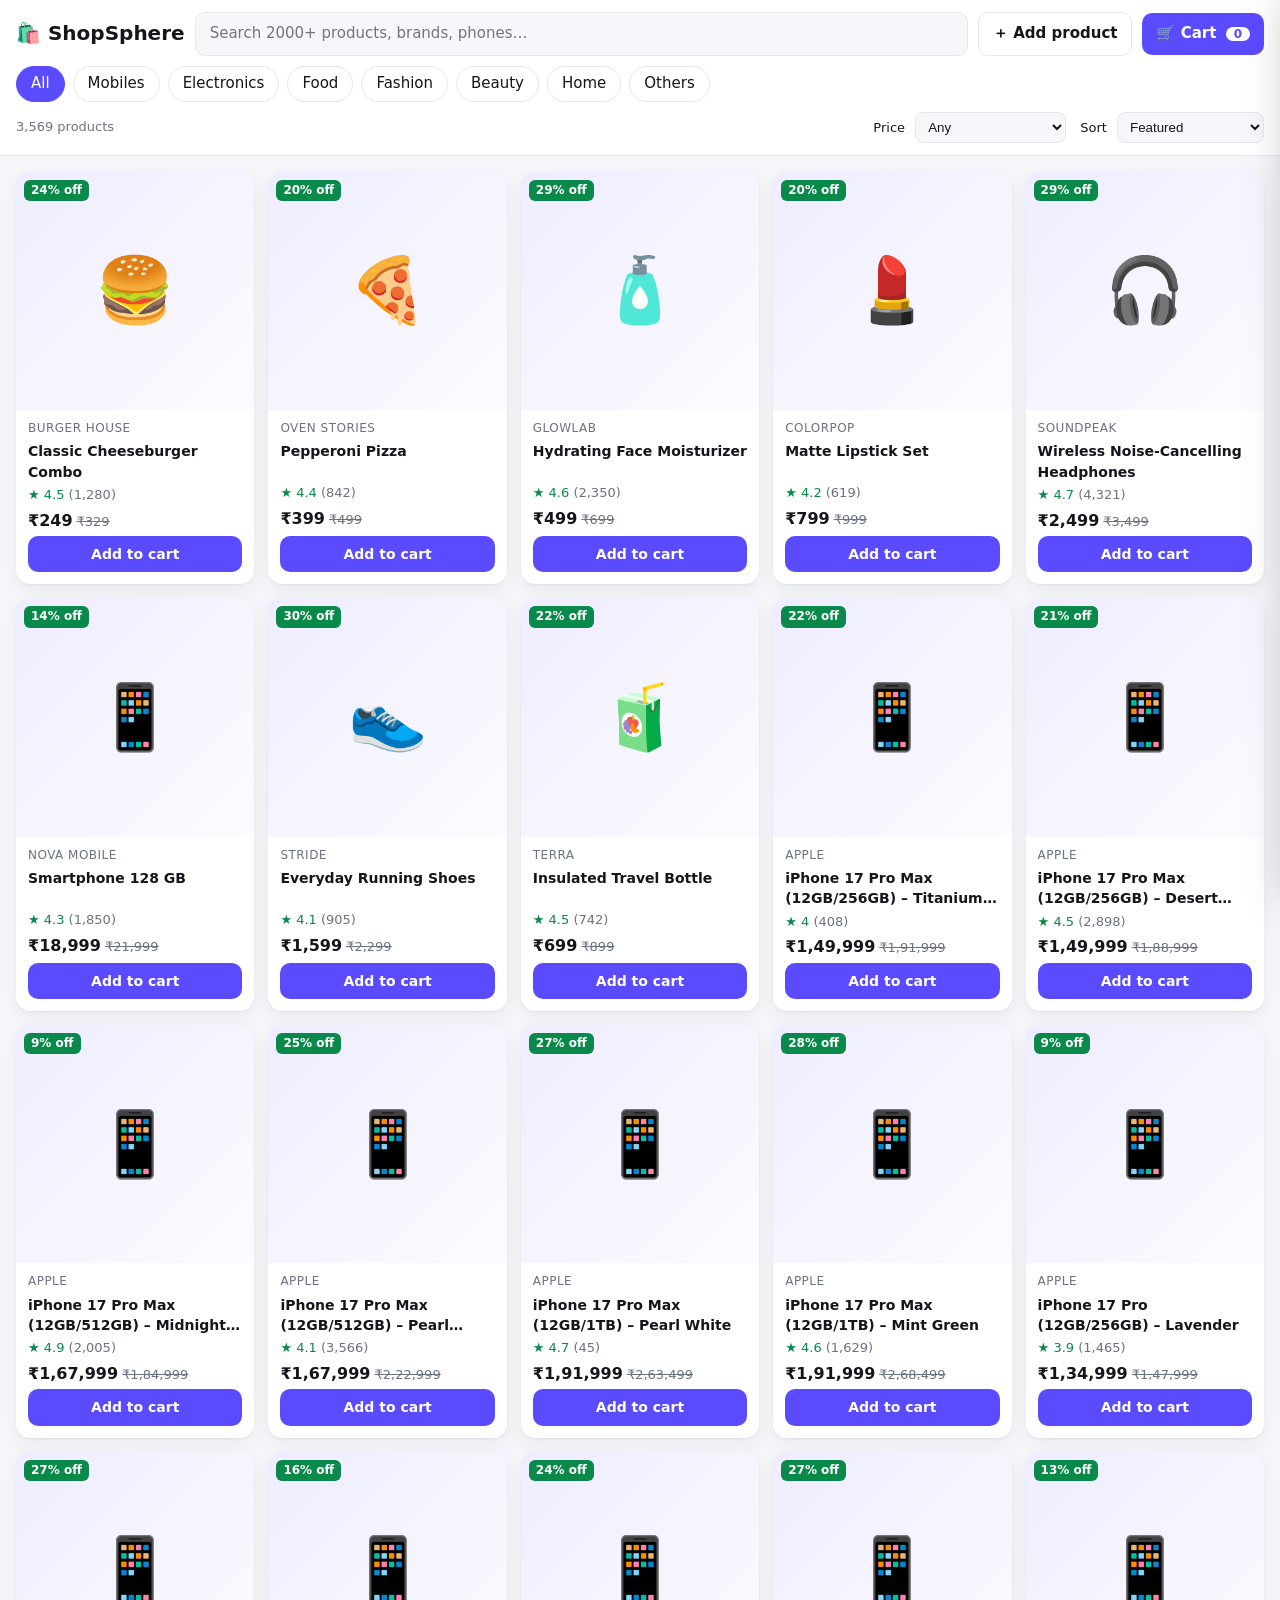
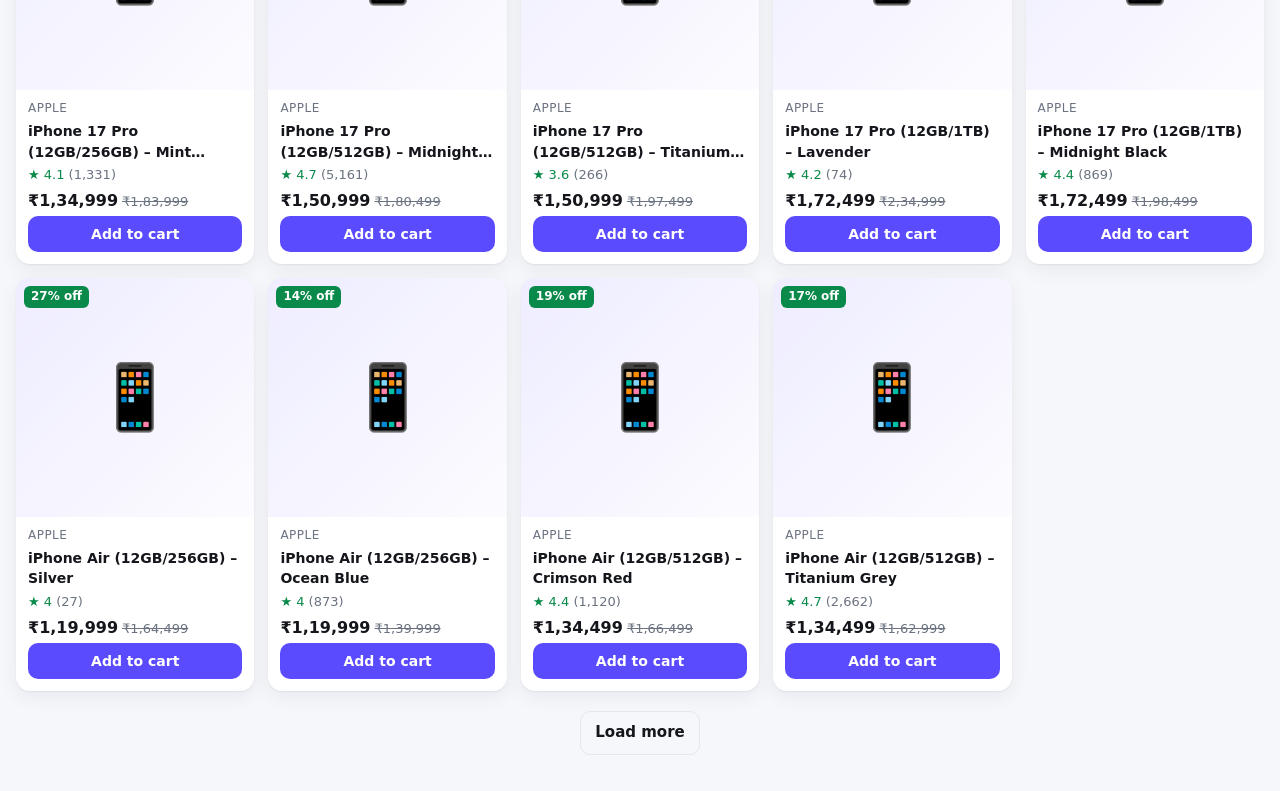
<file: products-web/index.html>
<!doctype html>
<html lang="en">

<head>
    <meta charset="utf-8">
    <meta name="viewport" content="width=device-width, initial-scale=1">
    <title>ShopSphere</title>
    <style>
        :root {
            --bg: #f6f7fb;
            --card: #fff;
            --ink: #14161c;
            --muted: #6b7280;
            --line: #e5e7eb;
            --brand: #5b4bff;
            --brand-ink: #fff;
            --good: #0a8a4a;
            --shadow: 0 1px 2px rgba(0, 0, 0, .06), 0 6px 20px rgba(20, 22, 28, .06)
        }

        @media (prefers-color-scheme:dark) {
            :root {
                --bg: #0f1115;
                --card: #171a21;
                --ink: #eef0f4;
                --muted: #9aa3b2;
                --line: #262b36;
                --brand: #8b7dff;
                --brand-ink: #0f1115;
                --good: #3ad17f;
                --shadow: 0 1px 2px rgba(0, 0, 0, .5)
            }
        }

        * {
            box-sizing: border-box
        }

        body {
            margin: 0;
            background: var(--bg);
            color: var(--ink);
            font: 15px/1.45 system-ui, -apple-system, Segoe UI, Roboto, sans-serif
        }

        .top {
            position: sticky;
            top: 0;
            z-index: 20;
            background: var(--card);
            border-bottom: 1px solid var(--line);
            padding: 12px 16px
        }

        .top-row {
            display: flex;
            gap: 10px;
            align-items: center;
            flex-wrap: wrap;
            max-width: 1280px;
            margin: 0 auto
        }

        .logo {
            font-size: 20px;
            margin: 0;
            white-space: nowrap
        }

        .search {
            flex: 1;
            min-width: 180px;
            padding: 10px 14px;
            border: 1px solid var(--line);
            border-radius: 10px;
            background: var(--bg);
            color: var(--ink);
            font: inherit
        }

        .btn {
            border: 0;
            border-radius: 10px;
            padding: 10px 14px;
            background: var(--brand);
            color: var(--brand-ink);
            font: inherit;
            font-weight: 600;
            cursor: pointer
        }

        .btn.ghost {
            background: transparent;
            color: var(--ink);
            border: 1px solid var(--line)
        }

        .btn:hover {
            filter: brightness(1.06)
        }

        .pill {
            background: var(--brand-ink);
            color: var(--brand);
            border-radius: 99px;
            padding: 0 8px;
            margin-left: 4px;
            font-size: 12px
        }

        .chips {
            display: flex;
            gap: 8px;
            overflow-x: auto;
            padding: 10px 0 4px;
            max-width: 1280px;
            margin: 0 auto
        }

        .chip {
            border: 1px solid var(--line);
            background: transparent;
            color: var(--ink);
            border-radius: 99px;
            padding: 6px 14px;
            cursor: pointer;
            white-space: nowrap;
            font: inherit
        }

        .chip.on {
            background: var(--brand);
            color: var(--brand-ink);
            border-color: var(--brand)
        }

        .toolbar {
            display: flex;
            gap: 14px;
            align-items: center;
            justify-content: flex-end;
            flex-wrap: wrap;
            max-width: 1280px;
            margin: 6px auto 0;
            font-size: 13px
        }

        .toolbar .muted {
            margin-right: auto
        }

        .toolbar select {
            margin-left: 6px;
            padding: 6px 8px;
            border-radius: 8px;
            border: 1px solid var(--line);
            background: var(--bg);
            color: var(--ink)
        }

        .muted {
            color: var(--muted)
        }

        main {
            max-width: 1280px;
            margin: 0 auto;
            padding: 16px
        }

        .grid {
            display: grid;
            grid-template-columns: repeat(auto-fill, minmax(210px, 1fr));
            gap: 14px
        }

        .card {
            background: var(--card);
            border-radius: 14px;
            box-shadow: var(--shadow);
            overflow: hidden;
            display: flex;
            flex-direction: column;
            cursor: pointer;
            transition: transform .12s
        }

        .card:hover {
            transform: translateY(-2px)
        }

        .thumb {
            position: relative;
            aspect-ratio: 1/1;
            background: linear-gradient(135deg, rgba(91, 75, 255, .10), rgba(91, 75, 255, .02));
            display: grid;
            place-items: center;
            overflow: hidden
        }

        .thumb .emoji {
            font-size: 64px
        }

        .thumb img {
            width: 100%;
            height: 100%;
            object-fit: cover
        }

        .badge {
            position: absolute;
            top: 8px;
            left: 8px;
            background: var(--good);
            color: #fff;
            border-radius: 6px;
            padding: 2px 7px;
            font-size: 12px;
            font-weight: 700
        }

        .badge.mine {
            left: auto;
            right: 8px;
            background: var(--brand);
            color: var(--brand-ink)
        }

        .info {
            padding: 10px 12px 12px;
            display: flex;
            flex-direction: column;
            gap: 4px;
            flex: 1
        }

        .brand {
            font-size: 12px;
            color: var(--muted);
            text-transform: uppercase;
            letter-spacing: .04em
        }

        .info h3 {
            font-size: 14px;
            margin: 0;
            font-weight: 600;
            display: -webkit-box;
            -webkit-line-clamp: 2;
            -webkit-box-orient: vertical;
            overflow: hidden;
            min-height: 2.8em
        }

        .rate {
            font-size: 13px;
            color: var(--good)
        }

        .rate span {
            color: var(--muted)
        }

        .price {
            font-weight: 700;
            font-size: 16px
        }

        .price s {
            font-weight: 400;
            font-size: 13px;
            color: var(--muted);
            margin-left: 4px
        }

        .info .btn {
            margin-top: auto;
            padding: 8px 10px;
            font-size: 14px
        }

        .more {
            text-align: center;
            padding: 20px
        }

        .empty {
            grid-column: 1/-1;
            text-align: center;
            padding: 60px 0;
            color: var(--muted)
        }

        .modal {
            border: 0;
            border-radius: 16px;
            padding: 0;
            max-width: 760px;
            width: calc(100% - 24px);
            background: var(--card);
            color: var(--ink);
            box-shadow: 0 20px 60px rgba(0, 0, 0, .35)
        }

        .modal::backdrop {
            background: rgba(0, 0, 0, .5)
        }

        .detail {
            display: grid;
            grid-template-columns: 1fr 1fr;
            gap: 18px;
            padding: 20px
        }

        @media(max-width:640px) {
            .detail {
                grid-template-columns: 1fr
            }
        }

        .detail .thumb {
            border-radius: 12px
        }

        .detail .thumb .emoji {
            font-size: 110px
        }

        .detail h2 {
            margin: 4px 0 6px;
            font-size: 20px
        }

        .detail .price {
            font-size: 22px;
            margin: 8px 0
        }

        .detail table {
            border-collapse: collapse;
            width: 100%;
            font-size: 13px;
            margin-top: 10px
        }

        .detail td {
            padding: 5px 0;
            border-bottom: 1px solid var(--line);
            vertical-align: top
        }

        .detail td:first-child {
            color: var(--muted);
            width: 42%
        }

        .upload {
            margin-top: 10px;
            padding: 10px;
            border: 1px dashed var(--line);
            border-radius: 10px;
            font-size: 13px
        }

        .upload input {
            display: block;
            margin-top: 6px;
            max-width: 100%
        }

        .row {
            display: flex;
            gap: 8px;
            margin-top: 12px;
            flex-wrap: wrap
        }

        .x {
            border: 0;
            background: transparent;
            color: var(--ink);
            font-size: 18px;
            cursor: pointer
        }

        .form {
            padding: 20px;
            display: flex;
            flex-direction: column;
            gap: 12px
        }

        .form h2 {
            margin: 0
        }

        .form label {
            display: flex;
            flex-direction: column;
            gap: 4px;
            font-size: 13px;
            color: var(--muted)
        }

        .form input,
        .form select,
        .form textarea {
            padding: 9px 10px;
            border: 1px solid var(--line);
            border-radius: 8px;
            background: var(--bg);
            color: var(--ink);
            font: inherit
        }

        .two {
            display: grid;
            grid-template-columns: 1fr 1fr;
            gap: 10px
        }

        .actions {
            display: flex;
            justify-content: flex-end;
            gap: 8px
        }

        .preview img {
            max-width: 140px;
            border-radius: 10px
        }

        .cart {
            position: fixed;
            top: 0;
            right: 0;
            height: 100%;
            width: min(380px, 100%);
            background: var(--card);
            box-shadow: -10px 0 40px rgba(0, 0, 0, .25);
            transform: translateX(105%);
            transition: transform .22s;
            z-index: 40;
            display: flex;
            flex-direction: column
        }

        .cart.open {
            transform: none
        }

        .cart-head {
            display: flex;
            justify-content: space-between;
            align-items: center;
            padding: 14px 16px;
            border-bottom: 1px solid var(--line)
        }

        .cart-head h2 {
            margin: 0;
            font-size: 18px
        }

        .cart-items {
            flex: 1;
            overflow: auto;
            padding: 8px 16px
        }

        .ci {
            display: grid;
            grid-template-columns: 52px 1fr auto;
            gap: 10px;
            align-items: center;
            padding: 10px 0;
            border-bottom: 1px solid var(--line)
        }

        .ci .t {
            width: 52px;
            height: 52px;
            border-radius: 8px;
            background: var(--bg);
            display: grid;
            place-items: center;
            font-size: 28px;
            overflow: hidden
        }

        .ci .t img {
            width: 100%;
            height: 100%;
            object-fit: cover
        }

        .ci .n {
            font-size: 13px;
            font-weight: 600
        }

        .qty {
            display: flex;
            align-items: center;
            gap: 6px;
            margin-top: 4px
        }

        .qty button {
            width: 26px;
            height: 26px;
            border-radius: 6px;
            border: 1px solid var(--line);
            background: transparent;
            color: var(--ink);
            cursor: pointer
        }

        .cart-foot {
            padding: 14px 16px;
            border-top: 1px solid var(--line);
            display: flex;
            flex-direction: column;
            gap: 8px
        }

        .total {
            display: flex;
            justify-content: space-between;
            font-size: 18px
        }

        .scrim {
            position: fixed;
            inset: 0;
            background: rgba(0, 0, 0, .4);
            opacity: 0;
            pointer-events: none;
            transition: opacity .2s;
            z-index: 30
        }

        .scrim.on {
            opacity: 1;
            pointer-events: auto
        }

        .toast {
            position: fixed;
            left: 50%;
            bottom: 24px;
            transform: translate(-50%, 20px);
            background: var(--ink);
            color: var(--bg);
            padding: 10px 16px;
            border-radius: 10px;
            opacity: 0;
            pointer-events: none;
            transition: .2s;
            z-index: 60
        }

        .toast.on {
            opacity: 1;
            transform: translate(-50%, 0)
        }
    </style>
</head>

<body>
    <header class="top">
        <div class="top-row">
            <h1 class="logo">🛍️ ShopSphere</h1>
            <input id="q" class="search" type="search" placeholder="Search 2000+ products, brands, phones…"
                autocomplete="off">
            <button id="openAdd" class="btn ghost" type="button">＋ Add product</button>
            <button id="openCart" class="btn" type="button">🛒 Cart <span id="cartCount" class="pill">0</span></button>
        </div>
        <nav id="chips" class="chips" aria-label="Categories"></nav>
        <div class="toolbar">
            <span id="count" class="muted"></span>
            <label>Price
                <select id="price">
                    <option value="0-Infinity">Any</option>
                    <option value="0-500">Under ₹500</option>
                    <option value="500-2000">₹500 – ₹2,000</option>
                    <option value="2000-10000">₹2,000 – ₹10,000</option>
                    <option value="10000-50000">₹10,000 – ₹50,000</option>
                    <option value="50000-Infinity">Above ₹50,000</option>
                </select>
            </label>
            <label>Sort
                <select id="sort">
                    <option value="featured">Featured</option>
                    <option value="low">Price: Low to High</option>
                    <option value="high">Price: High to Low</option>
                    <option value="rating">Top rated</option>
                    <option value="discount">Biggest discount</option>
                </select>
            </label>
        </div>
    </header>

    <main>
        <section id="grid" class="grid"></section>
        <div class="more"><button id="more" class="btn ghost" type="button">Load more</button></div>
    </main>

    <dialog id="detail" class="modal"></dialog>

    <dialog id="addDlg" class="modal">
        <form id="addForm" method="dialog" class="form">
            <h2>Add your own product</h2>
            <label>Title *<input name="title" required maxlength="120"></label>
            <label>Brand<input name="brand" maxlength="60" placeholder="Optional"></label>
            <label>Category *
                <select name="category" required id="addCat"></select>
            </label>
            <div class="two">
                <label>Price (₹) *<input name="price" type="number" min="1" step="1" required></label>
                <label>Old price (₹)<input name="oldPrice" type="number" min="1" step="1"></label>
            </div>
            <label>Description<textarea name="description" rows="3" maxlength="500"></textarea></label>
            <label>Your image <small>(optional)</small><input name="image" type="file" accept="image/*"></label>
            <div id="addPreview" class="preview"></div>
            <div class="actions">
                <button type="button" class="btn ghost" id="addCancel">Cancel</button>
                <button type="submit" class="btn">Save product</button>
            </div>
        </form>
    </dialog>

    <aside id="cart" class="cart" aria-label="Cart">
        <div class="cart-head">
            <h2>Your cart</h2><button id="closeCart" class="x" aria-label="Close cart">✕</button>
        </div>
        <div id="cartItems" class="cart-items"></div>
        <div class="cart-foot">
            <div class="total"><span>Total</span><strong id="cartTotal">₹0</strong></div>
            <button id="clearCart" class="btn ghost" type="button">Clear cart</button>
            <button id="checkout" class="btn" type="button">Checkout (demo)</button>
        </div>
    </aside>
    <div id="scrim" class="scrim"></div>
    <div id="toast" class="toast" role="status"></div>

    <script>

        const categories = ['All', 'Mobiles', 'Electronics', 'Food', 'Fashion', 'Beauty', 'Home', 'Others'];

        const seed = [
            { id: 'p1', title: 'Classic Cheeseburger Combo', brand: 'Burger House', category: 'Food', price: 249, oldPrice: 329, rating: 4.5, reviews: 1280, emoji: '🍔', description: 'Juicy grilled patty, fresh lettuce, tomato, cheese and crispy fries. Prepared fresh to order.', specs: { 'Type': 'Combo meal', 'Serving': '1 person', 'Diet': 'Contains dairy and gluten', 'Delivery': 'Usually 25–40 min' } },
            { id: 'p2', title: 'Pepperoni Pizza', brand: 'Oven Stories', category: 'Food', price: 399, oldPrice: 499, rating: 4.4, reviews: 842, emoji: '🍕', description: 'Stone-baked pizza with mozzarella, pepperoni and a rich tomato sauce.', specs: { 'Size': 'Medium, 8 slices', 'Crust': 'Classic hand-tossed', 'Diet': 'Contains dairy and gluten' } },
            { id: 'p3', title: 'Hydrating Face Moisturizer', brand: 'GlowLab', category: 'Beauty', price: 499, oldPrice: 699, rating: 4.6, reviews: 2350, emoji: '🧴', description: 'Lightweight daily moisturizer designed to leave skin feeling soft and hydrated.', specs: { 'Volume': '100 ml', 'Skin type': 'Normal to dry', 'Usage': 'AM / PM', 'Country of origin': 'India' } },
            { id: 'p4', title: 'Matte Lipstick Set', brand: 'ColorPop', category: 'Beauty', price: 799, oldPrice: 999, rating: 4.2, reviews: 619, emoji: '💄', description: 'A set of versatile matte shades for everyday wear and special occasions.', specs: { 'Pieces': '4', 'Finish': 'Matte', 'Form': 'Cream' } },
            { id: 'p5', title: 'Wireless Noise-Cancelling Headphones', brand: 'SoundPeak', category: 'Electronics', price: 2499, oldPrice: 3499, rating: 4.7, reviews: 4321, emoji: '🎧', description: 'Comfortable over-ear headphones with rich sound, wireless connectivity and active noise reduction.', specs: { 'Connectivity': 'Bluetooth 5.x', 'Battery': 'Up to 30 hours (claimed)', 'Charging': 'USB-C', 'Warranty': '1 year (check seller terms)' } },
            { id: 'p6', title: 'Smartphone 128 GB', brand: 'Nova Mobile', category: 'Mobiles', price: 18999, oldPrice: 21999, rating: 4.3, reviews: 1850, emoji: '📱', description: 'A daily-use smartphone with a vivid display, multi-camera system and all-day battery target.', specs: { 'Storage': '128 GB', 'Display': '6.5 inch (example)', 'Connectivity': '4G/5G varies by model', 'Warranty': 'Manufacturer terms apply' } },
            { id: 'p7', title: 'Everyday Running Shoes', brand: 'Stride', category: 'Fashion', price: 1599, oldPrice: 2299, rating: 4.1, reviews: 905, emoji: '👟', description: 'Lightweight everyday trainers with a cushioned sole for walking and casual workouts.', specs: { 'Upper': 'Mesh textile', 'Closure': 'Lace-up', 'Care': 'Wipe clean' } },
            { id: 'p8', title: 'Insulated Travel Bottle', brand: 'Terra', category: 'Home', price: 699, oldPrice: 899, rating: 4.5, reviews: 742, emoji: '🧃', description: 'Reusable bottle for commuting, travel and everyday hydration.', specs: { 'Capacity': '750 ml', 'Material': 'Stainless steel', 'Care': 'Hand wash recommended' } },
        ];

        function buildCatalog() {
            function rng(s) { return function () { s |= 0; s = (s + 0x6D2B79F5) | 0; let t = Math.imul(s ^ (s >>> 15), 1 | s); t = (t + Math.imul(t ^ (t >>> 7), 61 | t)) ^ t; return ((t ^ (t >>> 14)) >>> 0) / 4294967296; }; }
            const rand = rng(20261011);
            const pick = (a) => a[Math.floor(rand() * a.length)];
            const sample = (a, n) => { const c = [...a], o = []; while (o.length < n && c.length) o.push(c.splice(Math.floor(rand() * c.length), 1)[0]); return o; };
            const tidy = (p) => p < 100 ? Math.max(9, Math.round(p / 5) * 5 - 1) : p < 1000 ? Math.round(p / 10) * 10 - 1 : p < 10000 ? Math.round(p / 50) * 50 - 1 : Math.round(p / 500) * 500 - 1;

            const out = [];
            let n = 0;
            function add(o) {
                const price = tidy(o.price);
                let old = tidy(price * (1.08 + rand() * 0.35));
                if (old <= price) old = tidy(price * 1.2) + 1;
                out.push({
                    id: 'g' + (++n), title: o.title, brand: o.brand, category: o.category,
                    price, oldPrice: old, rating: +(3.6 + rand() * 1.3).toFixed(1),
                    reviews: Math.floor(20 + rand() * rand() * 9000),
                    emoji: o.emoji, description: o.description, specs: o.specs,
                });
            }

            function fromTypes(category, brands, types, opts = {}) {
                const series = ['Lite', 'Pro', 'Plus', 'Air', 'Max', 'One', 'Neo', 'S', 'X', 'Prime'];
                for (const [name, emoji, lo, hi, desc, specs, variants, vk] of types) {
                    for (const brand of brands) {
                        const base = lo + (hi - lo) * Math.pow(rand(), 1.4);
                        const chosen = sample(variants, Math.min(variants.length, opts.perVariant || 2));
                        for (const [label, mult] of chosen) {
                            const spec = { Brand: brand };
                            for (const k in specs) spec[k] = pick(specs[k]);
                            if (vk && label) spec[vk] = label;
                            const model = opts.model ? ' ' + pick(series) : '';
                            add({
                                title: `${brand}${model} ${name}${label ? ' (' + label + ')' : ''}`,
                                brand, category, emoji, price: base * mult, description: desc, specs: spec,
                            });
                        }
                    }
                }
            }

            const COLORS = [['Black', 1], ['White', 1], ['Blue', 1], ['Grey', 1], ['Green', 1], ['Red', 1]];
            const SIZES_CLOTH = [['S', 1], ['M', 1], ['L', 1], ['XL', 1.03], ['XXL', 1.06]];

            const phones = `
Apple|iPhone 17 Pro Max|149900|12/256,12/512,12/1024|5G
Apple|iPhone 17 Pro|134900|12/256,12/512,12/1024|5G
Apple|iPhone Air|119900|12/256,12/512,12/1024|5G
Apple|iPhone 17|82900|8/256,8/512|5G
Apple|iPhone 16e|59900|8/128,8/256,8/512|5G
Apple|iPhone 16 Plus|89900|8/128,8/256,8/512|5G
Apple|iPhone 16|79900|8/128,8/256,8/512|5G
Apple|iPhone 15|69900|6/128,6/256,6/512|5G
Apple|iPhone 14|59900|6/128,6/256,6/512|5G
Apple|iPhone 13|49900|4/128,4/256,4/512|5G
Apple|iPhone SE (3rd gen)|43900|4/64,4/128,4/256|5G
Samsung|Galaxy S25 Ultra|129999|12/256,12/512,12/1024|5G
Samsung|Galaxy S25+|99999|12/256,12/512|5G
Samsung|Galaxy S25|80999|12/128,12/256,12/512|5G
Samsung|Galaxy S25 Edge|109999|12/256,12/512|5G
Samsung|Galaxy S25 FE|59999|8/128,8/256|5G
Samsung|Galaxy S24 Ultra|109999|12/256,12/512,12/1024|5G
Samsung|Galaxy S24 FE|54999|8/128,8/256|5G
Samsung|Galaxy Z Fold7|174999|12/256,12/512,16/1024|5G
Samsung|Galaxy Z Flip7|109999|12/256,12/512|5G
Samsung|Galaxy Z Flip7 FE|89999|8/128,8/256|5G
Samsung|Galaxy A56 5G|41999|8/128,8/256|5G
Samsung|Galaxy A36 5G|33999|8/128,8/256|5G
Samsung|Galaxy A26 5G|24999|8/128,8/256|5G
Samsung|Galaxy A17 5G|18999|6/128,8/256|5G
Samsung|Galaxy A07|8999|4/64,4/128,6/128|4G
Samsung|Galaxy M36 5G|22999|6/128,8/128,8/256|5G
Samsung|Galaxy M16 5G|12999|4/128,6/128,8/128|5G
Samsung|Galaxy M06 5G|9999|4/128,6/128|5G
Samsung|Galaxy F36 5G|17999|6/128,8/128,8/256|5G
Samsung|Galaxy F16 5G|13999|4/128,6/128|5G
Xiaomi|Xiaomi 15 Ultra|109999|16/512,16/1024|5G
Xiaomi|Xiaomi 15|64999|12/256,12/512|5G
Xiaomi|Xiaomi 14T Pro|44999|12/256,12/512|5G
Xiaomi|Xiaomi 14T|32999|8/256,12/256|5G
Redmi|Redmi Note 14 Pro+ 5G|29999|8/128,8/256,12/512|5G
Redmi|Redmi Note 14 Pro 5G|24999|8/128,8/256,12/256|5G
Redmi|Redmi Note 14 5G|17999|6/128,8/128,8/256|5G
Redmi|Redmi Note 13 Pro+ 5G|31999|8/256,12/256,12/512|5G
Redmi|Redmi 14C 5G|10999|4/128,6/128,8/128|5G
Redmi|Redmi 13 5G|13999|6/128,8/128,8/256|5G
Redmi|Redmi A4 5G|8499|4/64,4/128|5G
POCO|POCO F7|31999|12/256,12/512|5G
POCO|POCO F6|29999|8/256,12/512|5G
POCO|POCO X7 Pro 5G|27999|8/256,12/256,12/512|5G
POCO|POCO X7 5G|21999|8/256,12/256|5G
POCO|POCO M7 Pro 5G|14999|6/128,8/128,8/256|5G
POCO|POCO M7 Plus 5G|12999|6/128,8/128|5G
POCO|POCO C75 5G|7999|4/64,4/128,6/128|5G
Realme|Realme GT 7 Pro|59999|12/256,16/512|5G
Realme|Realme GT 7|39999|8/256,12/256,16/512|5G
Realme|Realme 15 Pro 5G|31999|8/128,8/256,12/256|5G
Realme|Realme 15 5G|25999|8/128,8/256,12/256|5G
Realme|Realme 14 Pro+ 5G|29999|8/128,8/256,12/256|5G
Realme|Realme 14 Pro 5G|24999|8/128,8/256|5G
Realme|Realme 14x 5G|14999|6/128,8/128,8/256|5G
Realme|Realme Narzo 80 Pro 5G|19999|8/128,8/256,12/256|5G
Realme|Realme Narzo 80x 5G|13999|6/128,8/128|5G
Realme|Realme P3 Pro 5G|23999|8/128,8/256,12/256|5G
Realme|Realme P3 5G|17999|6/128,8/128,8/256|5G
Realme|Realme C71|6999|4/64,4/128|4G
OnePlus|OnePlus 15|72999|12/256,16/512|5G
OnePlus|OnePlus 13|69999|12/256,16/512,24/1024|5G
OnePlus|OnePlus 13s|54999|12/256,12/512|5G
OnePlus|OnePlus 13R|42999|12/256,16/512|5G
OnePlus|OnePlus 12|64999|12/256,16/512|5G
OnePlus|OnePlus Nord 5|31999|8/256,12/256,12/512|5G
OnePlus|OnePlus Nord 4|29999|8/128,8/256,12/256|5G
OnePlus|OnePlus Nord CE5|24999|8/128,8/256|5G
OnePlus|OnePlus Nord CE4 Lite 5G|16999|8/128,8/256|5G
Vivo|Vivo X Fold5|149999|16/512|5G
Vivo|Vivo X200 Pro|94999|16/512|5G
Vivo|Vivo X200|65999|12/256,16/512|5G
Vivo|Vivo X200 FE|54999|12/256,16/512|5G
Vivo|Vivo V60 5G|36999|8/128,8/256,12/256|5G
Vivo|Vivo V50 5G|34999|8/128,8/256,12/512|5G
Vivo|Vivo V40 Pro|49999|8/256,12/512|5G
Vivo|Vivo V40|34999|8/128,8/256,12/512|5G
Vivo|Vivo T4 Ultra|37999|8/256,12/256,12/512|5G
Vivo|Vivo T4 5G|21999|8/128,8/256|5G
Vivo|Vivo T4x 5G|13999|6/128,8/128,8/256|5G
Vivo|Vivo Y400 Pro|24999|8/128,8/256|5G
Vivo|Vivo Y29 5G|13999|4/128,6/128,8/128|5G
Vivo|Vivo Y19 5G|10999|4/64,4/128,6/128|5G
Oppo|Oppo Find N5|149999|16/512|5G
Oppo|Oppo Find X8 Pro|99999|16/512|5G
Oppo|Oppo Find X8|69999|12/256,16/512|5G
Oppo|Oppo Reno14 Pro 5G|49999|12/256,12/512|5G
Oppo|Oppo Reno14 5G|37999|8/256,12/256,12/512|5G
Oppo|Oppo Reno13 Pro 5G|44999|12/256,12/512|5G
Oppo|Oppo Reno13 5G|37999|8/256,12/256|5G
Oppo|Oppo F29 Pro 5G|27999|8/128,8/256,12/256|5G
Oppo|Oppo F29 5G|23999|8/128,8/256|5G
Oppo|Oppo K13 5G|17999|8/128,8/256|5G
Oppo|Oppo A5 Pro 5G|17999|6/128,8/128,8/256|5G
Oppo|Oppo A5x 5G|12999|4/128,6/128|5G
Google|Pixel 10 Pro XL|124999|16/256,16/512,16/1024|5G
Google|Pixel 10 Pro|109999|16/256,16/512,16/1024|5G
Google|Pixel 10|79999|12/256,12/512|5G
Google|Pixel 9 Pro Fold|172999|16/256,16/512|5G
Google|Pixel 9a|49999|8/128,8/256|5G
Google|Pixel 8a|52999|8/128,8/256|5G
Motorola|Razr 60 Ultra|99999|16/512|5G
Motorola|Razr 60|49999|8/256|5G
Motorola|Edge 60 Pro|29999|8/256,12/256,12/512|5G
Motorola|Edge 60 Fusion|22999|8/256,12/256|5G
Motorola|Edge 60 Stylus|22999|8/256|5G
Motorola|Moto G96 5G|17999|8/128,8/256|5G
Motorola|Moto G86 Power 5G|17999|8/128,8/256|5G
Motorola|Moto G85 5G|17999|8/128,8/256|5G
Motorola|Moto G45 5G|10999|4/128,8/128|5G
Motorola|Moto G05|6999|4/64,4/128|4G
Nothing|Nothing Phone (3)|79999|12/256,16/512|5G
Nothing|Nothing Phone (3a) Pro|29999|8/128,8/256,12/256|5G
Nothing|Nothing Phone (3a)|24999|8/128,8/256,12/256|5G
Nothing|Nothing Phone (2a)|23999|8/128,8/256,12/256|5G
Nothing|CMF Phone 2 Pro|18999|8/128,8/256|5G
Nothing|CMF Phone 1|15999|6/128,8/128,8/256|5G
iQOO|iQOO 13|54999|12/256,16/512|5G
iQOO|iQOO 12|52999|12/256,16/512|5G
iQOO|iQOO Neo 10|33999|8/128,8/256,12/256|5G
iQOO|iQOO Neo 10R|26999|8/128,8/256,12/256|5G
iQOO|iQOO Z10|21999|8/128,8/256|5G
iQOO|iQOO Z10R 5G|19499|8/128,8/256|5G
iQOO|iQOO Z10x|13499|6/128,8/128,8/256|5G
Tecno|Tecno Pova 7 5G|14999|8/128,8/256|5G
Tecno|Tecno Pova 6 Pro 5G|21999|8/128,8/256,12/256|5G
Infinix|Infinix GT 30 Pro 5G|24999|8/256,12/256|5G
Infinix|Infinix Zero 40 5G|24999|8/256,12/256|5G
Infinix|Infinix Note 50x 5G|11499|6/128,8/128,8/256|5G
Infinix|Infinix Hot 60 5G+|11999|4/128,6/128,8/128|5G
Lava|Lava Agni 3 5G|20999|8/128,8/256|5G
Lava|Lava Blaze AMOLED 2 5G|14999|6/128,8/128|5G
Lava|Lava Storm 5G|12999|6/128,8/128|5G
Lava|Lava Yuva Star 2|6999|4/64,4/128|4G
Lava|Lava Bold N1|5999|3/64,4/64|4G
Sony|Sony Xperia 1 VII|139999|12/256,12/512|5G
Sony|Sony Xperia 10 VII|49999|8/128,8/256|5G
Asus|Asus ROG Phone 9 Pro|99999|16/512,24/1024|5G
Asus|Asus Zenfone 12 Ultra|69999|12/256,16/512|5G
Nokia|Nokia 110 4G|2299|—|4G
Nokia|Nokia 105 (2024)|1299|—|2G
Nokia|Nokia 130 Music|1999|—|2G
Itel|Itel Super Guru 4G|1399|—|4G
Jio|JioBharat J1 4G|1799|—|4G`.trim().split('\n');

            const PHONE_COLORS = ['Midnight Black', 'Ocean Blue', 'Silver', 'Titanium Grey', 'Mint Green', 'Lavender', 'Pearl White', 'Desert Gold', 'Crimson Red'];
            const STEP = [1, 1.12, 1.28, 1.5];
            for (const line of phones) {
                const [brand, model, base, vars, net] = line.split('|');
                const variants = vars === '—' ? [null] : vars.split(',');
                variants.forEach((v, i) => {
                    for (const color of sample(PHONE_COLORS, vars === '—' ? 1 : 2)) {
                        const spec = { Brand: brand, Model: model, Network: net };
                        if (v) { const [ram, sto] = v.split('/'); spec['RAM'] = ram + ' GB'; spec['Storage'] = (sto === '1024' ? '1 TB' : sto + ' GB'); }
                        spec['Colour'] = color;
                        spec['Warranty'] = 'Manufacturer terms apply';
                        add({
                            title: `${model}${v ? ' (' + v.split('/')[0] + 'GB/' + (v.split('/')[1] === '1024' ? '1TB' : v.split('/')[1] + 'GB') + ')' : ''} – ${color}`,
                            brand, category: 'Mobiles', emoji: '📱', price: +base * STEP[i],
                            description: `${model} from ${brand}. ${net === '5G' ? '5G-ready smartphone.' : net === '4G' ? '4G smartphone.' : 'Basic feature phone for calls and everyday use.'} Check the brand site for full specifications.`,
                            specs: spec,
                        });
                    }
                });
            }

            const EBR = ['SoundPeak', 'VoltEdge', 'NovaTech', 'ZenWave', 'PixelCraft', 'ByteCore', 'Aurion', 'Lumio', 'TechNest', 'Orbit One'];
            const conn = ['Bluetooth 5.3', 'Bluetooth 5.4'];
            fromTypes('Electronics', EBR, [
                ['Wireless Earbuds', '🎧', 799, 9999, 'True wireless earbuds with a compact charging case and clear calling.', { Connectivity: conn, Battery: ['Up to 24 h (claimed)', 'Up to 30 h (claimed)', 'Up to 40 h (claimed)'], ANC: ['Yes', 'No'], Charging: ['USB-C'] }, COLORS, 'Colour'],
                ['Over-ear Headphones', '🎧', 1299, 19999, 'Comfortable over-ear headphones with rich sound.', { Connectivity: conn, Battery: ['Up to 30 h (claimed)', 'Up to 50 h (claimed)'], ANC: ['Yes', 'No'], Charging: ['USB-C'] }, COLORS, 'Colour'],
                ['Neckband Earphones', '🎧', 499, 2499, 'Lightweight wireless neckband with fast charging.', { Connectivity: conn, Battery: ['Up to 30 h (claimed)', 'Up to 40 h (claimed)'], Charging: ['USB-C'] }, COLORS, 'Colour'],
                ['Wired Earphones', '🎧', 199, 1999, 'Wired in-ear earphones with mic and inline remote.', { Connector: ['3.5 mm', 'USB-C'], Mic: ['Yes'] }, COLORS, 'Colour'],
                ['Bluetooth Speaker', '🔊', 799, 14999, 'Portable speaker with punchy bass and splash resistance.', { Connectivity: conn, Playtime: ['Up to 12 h (claimed)', 'Up to 24 h (claimed)'], Rating: ['IPX5', 'IPX7'] }, COLORS, 'Colour'],
                ['Smartwatch', '⌚', 1299, 24999, 'Smartwatch with bright display, health tracking and notifications.', { Display: ['1.69"', '1.85"', '2.01" AMOLED'], Battery: ['Up to 7 days (claimed)', 'Up to 10 days (claimed)'], 'Water rating': ['IP67', '5 ATM'] }, COLORS, 'Strap colour'],
                ['Fitness Band', '⌚', 999, 4999, 'Slim fitness band for steps, sleep and heart-rate tracking.', { Display: ['AMOLED', 'LCD'], Battery: ['Up to 14 days (claimed)'], 'Water rating': ['5 ATM'] }, COLORS, 'Strap colour'],
                ['Laptop', '💻', 29999, 149999, 'Slim laptop for work, study and entertainment.', { RAM: ['8 GB', '16 GB', '32 GB'], Storage: ['256 GB SSD', '512 GB SSD', '1 TB SSD'], Display: ['14"', '15.6"', '16"'], OS: ['Windows 11', 'Windows 11', 'No OS'] }, [['Silver', 1], ['Grey', 1], ['Black', 1.02]], 'Colour'],
                ['Tablet', '📲', 9999, 79999, 'Tablet with a large display for reading, video and note-taking.', { Display: ['10.1"', '11"', '12.4"'], Storage: ['64 GB', '128 GB', '256 GB'], Network: ['Wi-Fi', 'Wi-Fi + 4G'] }, [['Wi-Fi', 1], ['Wi-Fi + 4G', 1.15]], 'Variant'],
                ['Smart TV', '📺', 12999, 129999, '4K smart TV with built-in streaming apps and voice remote.', { Panel: ['LED', 'QLED', 'OLED'], Resolution: ['Full HD', '4K UHD'], 'Operating system': ['Android TV', 'Google TV', 'Linux-based'] }, [['32"', 0.45], ['43"', 0.75], ['50"', 1], ['55"', 1.2], ['65"', 1.7]], 'Screen size'],
                ['Power Bank', '🔋', 599, 3499, 'Portable power bank with multiple ports.', { Ports: ['USB-A + USB-C', '2× USB-A + USB-C'], Charging: ['18 W', '22.5 W', '45 W'] }, [['10000 mAh', 1], ['20000 mAh', 1.6]], 'Capacity'],
                ['Fast Charger', '🔌', 399, 2999, 'Compact wall charger with safe multi-protocol fast charging.', { Ports: ['USB-C', 'USB-C + USB-A'], Protection: ['Over-heat & short-circuit'] }, [['33 W', 1], ['65 W', 1.7], ['100 W', 2.5]], 'Power'],
                ['Mirrorless Camera', '📷', 29999, 149999, 'Interchangeable-lens camera for photos and 4K video.', { Sensor: ['APS-C', 'Full-frame'], Video: ['4K 30p', '4K 60p'] }, [['Body only', 1], ['With kit lens', 1.2]], 'Kit'],
                ['Action Camera', '📷', 7999, 39999, 'Rugged action camera with stabilised video.', { Video: ['4K 30p', '4K 60p', '5.3K'], 'Water rating': ['Waterproof to 10 m'] }, COLORS.slice(0, 2), 'Colour'],
                ['Gaming Console', '🎮', 24999, 54999, 'Home gaming console with controller and HDMI cable.', { Storage: ['512 GB', '825 GB', '1 TB'], Output: ['1080p', '4K'] }, [['Standard', 1], ['Bundle with 2 games', 1.15]], 'Edition'],
                ['Wireless Mouse', '🖱️', 299, 3999, 'Ergonomic wireless mouse with adjustable DPI.', { Connectivity: ['2.4 GHz', 'Bluetooth + 2.4 GHz'], DPI: ['1600', '3200', '8000'] }, COLORS, 'Colour'],
                ['Mechanical Keyboard', '⌨️', 999, 9999, 'Mechanical keyboard with tactile switches and backlight.', { Layout: ['Full-size', 'TKL', '75%'], Switch: ['Blue', 'Red', 'Brown'], Backlight: ['RGB', 'White'] }, [['Wired', 1], ['Wireless', 1.3]], 'Type'],
                ['Monitor', '🖥️', 7999, 59999, 'Monitor with sharp colours and slim bezels.', { Panel: ['IPS', 'VA'], Resolution: ['Full HD', 'QHD', '4K'], 'Refresh rate': ['60 Hz', '75 Hz', '144 Hz'] }, [['24"', 1], ['27"', 1.45], ['32"', 1.9]], 'Size'],
                ['Wi-Fi Router', '📡', 999, 12999, 'Dual-band router for stable home Wi-Fi.', { Standard: ['Wi-Fi 5', 'Wi-Fi 6'], Bands: ['Dual-band'], Ports: ['4× LAN'] }, [['AC1200', 1], ['AX1800', 1.5], ['AX3000', 2.2]], 'Class'],
                ['Webcam', '📹', 999, 7999, 'Webcam with built-in mic for meetings and streaming.', { Resolution: ['1080p', '2K', '4K'], Connection: ['USB-A'] }, [['Standard', 1], ['With ring light', 1.25]], 'Version'],
                ['External SSD', '💾', 3499, 19999, 'Pocket-sized external SSD with fast transfers.', { Interface: ['USB 3.2', 'USB-C'], Speed: ['Up to 500 MB/s (claimed)', 'Up to 1000 MB/s (claimed)'] }, [['512 GB', 1], ['1 TB', 1.7], ['2 TB', 3]], 'Capacity'],
                ['Pen Drive', '💾', 299, 1999, 'Compact USB flash drive.', { Interface: ['USB 3.0', 'USB 3.2', 'USB-A + USB-C'] }, [['64 GB', 1], ['128 GB', 1.5], ['256 GB', 2.4]], 'Capacity'],
                ['Smart Home Camera', '📷', 1499, 5999, 'Indoor Wi-Fi security camera with night vision.', { Resolution: ['1080p', '2K'], Features: ['Motion alerts', 'Two-way audio'] }, [['Single', 1], ['Pack of 2', 1.9]], 'Pack'],
            ], { model: true });

            const REST = ['Burger House', 'Oven Stories', 'Spice Route', 'Tandoor Tales', 'Wrap Station', 'Momo Mania', 'Biryani Bazaar', 'Crispy Hub', 'Taco Town', 'Noodle Nest'];
            const SZ = [['Regular', 1], ['Large', 1.35]];
            const veg = { Diet: ['Vegetarian'] }, nv = { Diet: ['Non-vegetarian'] };
            const F = (name, emoji, lo, hi, desc, diet) => [name, emoji, lo, hi, desc, { ...diet, Serving: ['1 person'], Delivery: ['Usually 25–40 min'] }, SZ, 'Size'];
            fromTypes('Food', REST, [
                F('Cheeseburger Combo', '🍔', 189, 289, 'Grilled patty, cheese, lettuce and fries.', nv),
                F('Chicken Burger', '🍔', 169, 269, 'Crispy chicken fillet in a toasted bun.', nv),
                F('Veg Burger', '🍔', 129, 219, 'Crunchy veg patty with fresh veggies and sauce.', veg),
                F('Double Patty Burger', '🍔', 229, 349, 'Two juicy patties stacked with cheese.', nv),
                F('Pepperoni Pizza', '🍕', 299, 499, 'Mozzarella and pepperoni on a hand-tossed base.', nv),
                F('Margherita Pizza', '🍕', 199, 349, 'Classic tomato, basil and mozzarella.', veg),
                F('Farmhouse Pizza', '🍕', 279, 449, 'Loaded with capsicum, onion, mushroom and corn.', veg),
                F('Paneer Tikka Pizza', '🍕', 299, 469, 'Tandoori paneer and onions on a cheesy base.', veg),
                F('French Fries', '🍟', 79, 169, 'Golden crispy fries, lightly salted.', veg),
                F('Peri Peri Fries', '🍟', 99, 189, 'Fries tossed in spicy peri peri seasoning.', veg),
                F('Chicken Nuggets', '🍗', 129, 249, 'Crisp bite-size chicken nuggets with dip.', nv),
                F('Fried Chicken Bucket', '🍗', 299, 649, 'Crispy fried chicken pieces, bucket pack.', nv),
                F('Chicken Wings', '🍗', 199, 389, 'Saucy chicken wings with a spicy glaze.', nv),
                F('Veg Wrap', '🌯', 119, 219, 'Soft tortilla filled with veggies and sauce.', veg),
                F('Chicken Kathi Roll', '🌯', 149, 249, 'Spiced chicken rolled in flaky paratha.', nv),
                F('Paneer Roll', '🌯', 139, 239, 'Masala paneer rolled in paratha.', veg),
                F('Egg Roll', '🌯', 99, 189, 'Egg-wrapped paratha roll with onions and chutney.', nv),
                F('Club Sandwich', '🥪', 149, 259, 'Triple-layer sandwich with veggies and cheese.', veg),
                F('Grilled Sandwich', '🥪', 99, 189, 'Toasted sandwich with a cheesy filling.', veg),
                F('Hot Dog', '🌭', 109, 199, 'Sausage in a soft bun with mustard and onions.', nv),
                F('Steamed Momos', '🥟', 89, 189, 'Soft steamed dumplings with spicy chutney.', veg),
                F('Fried Momos', '🥟', 99, 199, 'Crispy fried dumplings with dip.', veg),
                F('Tandoori Momos', '🥟', 119, 229, 'Momos grilled with tandoori masala.', nv),
                F('Chicken Biryani', '🍛', 199, 399, 'Fragrant basmati rice layered with spiced chicken.', nv),
                F('Veg Biryani', '🍛', 159, 329, 'Aromatic rice cooked with vegetables and spices.', veg),
                F('Butter Chicken Meal', '🍛', 249, 449, 'Creamy butter chicken with rice and naan.', nv),
                F('Paneer Butter Masala Meal', '🍛', 219, 399, 'Rich paneer gravy with rice and naan.', veg),
                F('Chole Bhature', '🫓', 99, 199, 'Spicy chickpeas with fluffy fried bhature.', veg),
                F('Pav Bhaji', '🥘', 99, 189, 'Buttery mashed vegetable curry with soft pav.', veg),
                F('Vada Pav', '🥔', 29, 79, 'Mumbai-style potato fritter in a pav.', veg),
                F('Samosa (2 pcs)', '🥟', 29, 79, 'Crispy samosas with tangy chutney.', veg),
                F('Hakka Noodles', '🍜', 119, 229, 'Wok-tossed noodles with crunchy veggies.', veg),
                F('Schezwan Noodles', '🍜', 129, 249, 'Spicy schezwan-style noodles.', veg),
                F('Veg Manchurian', '🥡', 129, 239, 'Fried veg balls in a tangy manchurian sauce.', veg),
                F('Chilli Paneer', '🥡', 169, 289, 'Paneer cubes tossed in a spicy chilli sauce.', veg),
                F('White Sauce Pasta', '🍝', 149, 279, 'Penne in a creamy white sauce.', veg),
                F('Red Sauce Pasta', '🍝', 139, 259, 'Penne in a tangy tomato sauce.', veg),
                F('Tacos (2 pcs)', '🌮', 119, 229, 'Crunchy tacos with fresh salsa and cheese.', veg),
                F('Loaded Nachos', '🧀', 129, 249, 'Nachos with cheese sauce, salsa and jalapeños.', veg),
                F('Chocolate Shake', '🥤', 109, 219, 'Thick chocolate milkshake.', veg),
                F('Mango Shake', '🥤', 99, 199, 'Creamy mango milkshake.', veg),
                F('Cold Coffee', '☕', 99, 199, 'Chilled coffee blended with milk and ice.', veg),
                F('Lemon Iced Tea', '🍹', 79, 169, 'Refreshing iced tea with lemon.', veg),
                F('Ice Cream Sundae', '🍨', 99, 219, 'Vanilla ice cream with chocolate sauce and nuts.', veg),
                F('Brownie with Ice Cream', '🍫', 149, 269, 'Warm fudgy brownie with a scoop of ice cream.', veg),
                F('Donut Box (6 pcs)', '🍩', 249, 449, 'Assorted glazed donuts.', veg),
                F('Choco Lava Cake', '🍰', 79, 169, 'Warm cake with a molten chocolate centre.', veg),
                F('Garlic Bread', '🥖', 89, 179, 'Toasted garlic bread with herbs and cheese.', veg),
            ]);

            const FBR = ['Stride', 'UrbanThread', 'Loom & Co', 'Threadly', 'Cotton Crest', 'Nomad Wear', 'Velvet Lane', 'StreetKart'];
            const fb = (name, emoji, lo, hi, desc, specs, variants = COLORS, vk = 'Colour') => [name, emoji, lo, hi, desc, specs, variants, vk];
            fromTypes('Fashion', FBR, [
                fb('Cotton T-Shirt', '👕', 299, 1299, 'Soft everyday cotton tee.', { Fabric: ['100% cotton'], Fit: ['Regular', 'Slim'], Care: ['Machine wash'] }),
                fb('Polo T-Shirt', '👕', 499, 1799, 'Classic polo with ribbed collar.', { Fabric: ['Cotton blend'], Fit: ['Regular', 'Slim'] }),
                fb('Casual Shirt', '👔', 599, 2299, 'Easy casual shirt for everyday wear.', { Fabric: ['Cotton', 'Linen blend'], Fit: ['Regular', 'Slim'] }),
                fb('Formal Shirt', '👔', 699, 2599, 'Crisp formal shirt for office wear.', { Fabric: ['Cotton blend'], Fit: ['Slim', 'Regular'] }),
                fb('Slim Fit Jeans', '👖', 899, 3299, 'Stretch denim in a slim fit.', { Fabric: ['Stretch denim'], Fit: ['Slim'] }, [['Dark Blue', 1], ['Light Blue', 1], ['Black', 1]]),
                fb('Chinos', '👖', 799, 2799, 'Smart-casual cotton chinos.', { Fabric: ['Cotton twill'], Fit: ['Slim', 'Regular'] }),
                fb('Joggers', '👖', 599, 1899, 'Comfortable joggers with elastic cuffs.', { Fabric: ['Cotton fleece'], Fit: ['Relaxed'] }),
                fb('Hoodie', '🧥', 799, 2999, 'Cosy fleece hoodie with front pocket.', { Fabric: ['Cotton fleece'], Fit: ['Regular'] }),
                fb('Jacket', '🧥', 1299, 5999, 'Light jacket for cool weather.', { Fabric: ['Polyester', 'Denim'], Fit: ['Regular'] }),
                fb('Kurta', '👘', 499, 2499, 'Straight-fit kurta for festive and daily wear.', { Fabric: ['Cotton', 'Rayon'], Fit: ['Straight'] }),
                fb('Saree', '🥻', 799, 6999, 'Elegant saree with a matching blouse piece.', { Fabric: ['Silk blend', 'Georgette', 'Cotton'], Length: ['5.5 m + blouse piece'] }, COLORS, 'Colour'),
                fb('Kurti', '👗', 399, 1999, 'Printed kurti for everyday style.', { Fabric: ['Rayon', 'Cotton'], Fit: ['A-line', 'Straight'] }),
                fb('Dress', '👗', 799, 3999, 'Flowy dress for casual and party wear.', { Fabric: ['Crepe', 'Georgette'], Fit: ['A-line'] }),
                fb('Leggings', '👖', 249, 999, 'Stretchable leggings for all-day comfort.', { Fabric: ['Cotton lycra'] }),
                fb('Shorts', '🩳', 399, 1399, 'Easy shorts for summer and workouts.', { Fabric: ['Cotton', 'Dry-fit'] }),
                fb('Track Suit', '🏃', 999, 3499, 'Matching track jacket and pants set.', { Fabric: ['Polyester blend'] }),
                fb('Sneakers', '👟', 999, 5999, 'Everyday sneakers with cushioned sole.', { Upper: ['Mesh', 'Synthetic'], Closure: ['Lace-up'] }, [['Black', 1], ['White', 1], ['Grey', 1]]),
                fb('Running Shoes', '👟', 1299, 6999, 'Lightweight running shoes for daily workouts.', { Upper: ['Mesh textile'], Closure: ['Lace-up'] }, [['Black', 1], ['Blue', 1], ['Grey', 1]]),
                fb('Formal Shoes', '👞', 999, 4999, 'Classic formal shoes for office.', { Upper: ['Synthetic leather', 'Leather'], Closure: ['Lace-up', 'Slip-on'] }, [['Black', 1], ['Brown', 1]]),
                fb('Sandals', '🩴', 399, 1999, 'Comfortable sandals for daily use.', { Sole: ['EVA', 'Rubber'] }),
                fb('Heels', '👠', 699, 2999, 'Stylish heels for occasions.', { Heel: ['2 inch', '3 inch'] }, [['Black', 1], ['Beige', 1], ['Red', 1]]),
                fb('Cap', '🧢', 199, 799, 'Adjustable cotton cap.', { Fabric: ['Cotton'] }),
                fb('Backpack', '🎒', 599, 2999, 'Spacious backpack with laptop compartment.', { Capacity: ['25 L', '30 L', '35 L'], Material: ['Polyester'] }),
                fb('Handbag', '👜', 699, 3499, 'Stylish handbag with zip closure.', { Material: ['Faux leather'] }),
                fb('Wallet', '👛', 299, 1499, 'Slim wallet with card slots.', { Material: ['Faux leather', 'Leather'] }, [['Black', 1], ['Brown', 1], ['Tan', 1]]),
                fb('Leather Belt', '🪢', 299, 1299, 'Reversible belt with metal buckle.', { Material: ['Faux leather', 'Leather'] }, [['Black', 1], ['Brown', 1]]),
                fb('Sunglasses', '🕶️', 399, 2499, 'UV-protected sunglasses.', { Protection: ['UV400'], Frame: ['Plastic', 'Metal'] }, [['Black', 1], ['Brown', 1], ['Blue', 1]]),
                fb('Wrist Watch', '⌚', 799, 5999, 'Analog wrist watch with a stylish dial.', { Strap: ['Leather', 'Metal', 'Silicone'], 'Water rating': ['30 m'] }, [['Black', 1], ['Silver', 1], ['Rose Gold', 1.05]]),
                fb('Socks (Pack of 3)', '🧦', 149, 499, 'Soft breathable socks.', { Fabric: ['Cotton blend'] }, [['Black', 1], ['White', 1], ['Mixed', 1]]),
                fb('Winter Scarf', '🧣', 249, 999, 'Warm woollen scarf.', { Fabric: ['Wool blend', 'Acrylic'] }),
            ], { perVariant: 2 });

            const BBR = ['GlowLab', 'ColorPop', 'PureLeaf', 'Velvet Skin', 'Aura Beauty', 'RoseMist', 'Herbline', 'DermaPure'];
            const ml = (a, b) => [[a, 1], [b, 1.6]];
            const SHADE = [['Nude', 1], ['Rose', 1], ['Berry', 1], ['Red', 1], ['Coral', 1]];
            fromTypes('Beauty', BBR, [
                ['Face Moisturizer', '🧴', 249, 999, 'Lightweight moisturizer for soft, hydrated skin.', { 'Skin type': ['All skin types', 'Normal to dry', 'Oily'] }, ml('50 ml', '100 ml'), 'Volume'],
                ['Sunscreen SPF 50', '🧴', 299, 999, 'Broad-spectrum sunscreen with a light finish.', { 'Skin type': ['All skin types'], Finish: ['Non-greasy'] }, ml('50 g', '100 g'), 'Volume'],
                ['Face Wash', '🧼', 149, 599, 'Gentle daily face wash.', { 'Skin type': ['Oily', 'Dry', 'All skin types'] }, ml('100 ml', '150 ml'), 'Volume'],
                ['Vitamin C Serum', '🧪', 349, 1499, 'Brightening face serum with vitamin C.', { 'Skin type': ['All skin types'] }, ml('15 ml', '30 ml'), 'Volume'],
                ['Face Toner', '🧴', 199, 799, 'Refreshing toner to prep skin.', { 'Skin type': ['All skin types'] }, ml('100 ml', '200 ml'), 'Volume'],
                ['Sheet Mask (Pack of 5)', '🧖', 199, 699, 'Hydrating sheet masks.', { Pieces: ['5'] }, [['Hydrating', 1], ['Brightening', 1]], 'Type'],
                ['Matte Lipstick', '💄', 249, 1299, 'Long-wear matte lipstick.', { Finish: ['Matte'] }, SHADE, 'Shade'],
                ['Liquid Lipstick', '💄', 299, 1199, 'Smudge-resistant liquid lipstick.', { Finish: ['Matte', 'Glossy'] }, SHADE, 'Shade'],
                ['Lip Balm', '💋', 99, 399, 'Moisturising lip balm.', { Form: ['Stick'] }, [['Cherry', 1], ['Mint', 1], ['Strawberry', 1]], 'Flavour'],
                ['Kajal', '✏️', 99, 399, 'Smudge-proof kajal.', { Finish: ['Intense black'] }, [['Black', 1], ['Brown', 1]], 'Shade'],
                ['Mascara', '👁️', 249, 999, 'Volumising mascara.', { Finish: ['Waterproof', 'Regular'] }, [['Black', 1], ['Brown', 1]], 'Shade'],
                ['Eyeliner', '✒️', 149, 699, 'Precise liquid eyeliner.', { Finish: ['Waterproof'] }, [['Black', 1], ['Brown', 1]], 'Shade'],
                ['Eyeshadow Palette', '🎨', 399, 1999, 'Multi-shade eyeshadow palette.', { Shades: ['9', '12', '18'] }, [['Warm', 1], ['Cool', 1], ['Neutral', 1]], 'Tone'],
                ['Liquid Foundation', '🧴', 299, 1499, 'Medium-coverage foundation.', { Coverage: ['Medium', 'Full'] }, [['Fair', 1], ['Medium', 1], ['Dusky', 1]], 'Shade'],
                ['Compact Powder', '🪞', 199, 999, 'Oil-control compact.', { Finish: ['Matte'] }, [['Fair', 1], ['Medium', 1], ['Dusky', 1]], 'Shade'],
                ['Concealer', '🖌️', 249, 999, 'Creamy concealer for spots and dark circles.', { Coverage: ['High'] }, [['Light', 1], ['Medium', 1], ['Deep', 1]], 'Shade'],
                ['Blush', '🌸', 249, 999, 'Silky blush for a natural flush.', { Finish: ['Matte', 'Shimmer'] }, SHADE, 'Shade'],
                ['Nail Polish', '💅', 79, 399, 'Glossy nail colour.', { Volume: ['9 ml'] }, SHADE, 'Shade'],
                ['Shampoo', '🧴', 149, 799, 'Gentle shampoo for healthy-looking hair.', { 'Hair type': ['All', 'Dry', 'Oily'] }, ml('200 ml', '340 ml'), 'Volume'],
                ['Conditioner', '🧴', 149, 799, 'Smoothing conditioner.', { 'Hair type': ['All', 'Dry'] }, ml('200 ml', '340 ml'), 'Volume'],
                ['Hair Oil', '🫙', 149, 699, 'Nourishing hair oil.', { Type: ['Coconut', 'Almond', 'Onion'] }, ml('100 ml', '200 ml'), 'Volume'],
                ['Hair Serum', '🧴', 199, 899, 'Frizz-control hair serum.', { 'Hair type': ['All'] }, ml('50 ml', '100 ml'), 'Volume'],
                ['Body Lotion', '🧴', 199, 799, 'Daily body lotion.', { 'Skin type': ['Dry', 'All'] }, ml('200 ml', '400 ml'), 'Volume'],
                ['Perfume', '🌸', 299, 3999, 'Long-lasting fragrance.', { Family: ['Floral', 'Woody', 'Fresh', 'Oriental'] }, ml('50 ml', '100 ml'), 'Volume'],
                ['Deodorant', '🧴', 149, 499, 'All-day freshness deodorant.', { Type: ['Spray'] }, ml('150 ml', '250 ml'), 'Volume'],
                ['Makeup Brush Set', '🖌️', 299, 1499, 'Soft synthetic brush set.', { Pieces: ['8', '12', '15'] }, [['Standard', 1]], null],
                ['Beard Oil', '🧔', 199, 699, 'Softening beard oil.', { Type: ['Cedarwood', 'Sandalwood'] }, [['30 ml', 1], ['60 ml', 1.6]], 'Volume'],
            ]);

            const HBR = ['Terra', 'HomeNest', 'CasaLuxe', 'KitchenKing', 'Urban Haven', 'CozyCorner'];
            fromTypes('Home', HBR, [
                ['Insulated Bottle', '🧃', 399, 1299, 'Double-wall insulated bottle.', { Material: ['Stainless steel'], Care: ['Hand wash'] }, [['500 ml', 1], ['750 ml', 1.2], ['1 L', 1.4]], 'Capacity'],
                ['Lunch Box', '🍱', 299, 999, 'Leak-proof lunch box with compartments.', { Material: ['Stainless steel', 'BPA-free plastic'] }, [['2 containers', 1], ['3 containers', 1.3]], 'Set'],
                ['Cookware Set', '🍳', 1299, 5999, 'Non-stick cookware set.', { Material: ['Aluminium non-stick'], Compatible: ['Gas', 'Induction + gas'] }, [['3 pcs', 1], ['5 pcs', 1.6]], 'Set'],
                ['Non-stick Frying Pan', '🍳', 399, 1499, 'Durable non-stick pan.', { Material: ['Aluminium'] }, [['24 cm', 1], ['28 cm', 1.25]], 'Size'],
                ['Pressure Cooker', '🍲', 899, 2999, 'Safety-lid pressure cooker.', { Material: ['Aluminium', 'Stainless steel'] }, [['3 L', 1], ['5 L', 1.3]], 'Capacity'],
                ['Air Fryer', '🍟', 3499, 9999, 'Digital air fryer for low-oil cooking.', { Power: ['1400 W', '1500 W'], Controls: ['Digital'] }, [['4 L', 1], ['6 L', 1.35]], 'Capacity'],
                ['Mixer Grinder', '🥤', 1999, 5999, 'Multi-jar mixer grinder.', { Power: ['500 W', '750 W'], Jars: ['3', '4'] }, [['Standard', 1]], null],
                ['Electric Kettle', '🫖', 499, 1999, 'Auto cut-off electric kettle.', { Power: ['1500 W'] }, [['1 L', 1], ['1.5 L', 1.15], ['1.8 L', 1.25]], 'Capacity'],
                ['Induction Cooktop', '🔥', 1499, 3999, 'Touch-control induction cooktop.', { Power: ['2000 W'] }, [['Standard', 1]], null],
                ['Microwave Oven', '📦', 5999, 18999, 'Microwave for reheating and cooking.', { Type: ['Solo', 'Grill', 'Convection'] }, [['20 L', 1], ['28 L', 1.3]], 'Capacity'],
                ['Vacuum Cleaner', '🧹', 2999, 14999, 'Powerful vacuum cleaner for home.', { Type: ['Bagless', 'Cordless'] }, [['Standard', 1]], null],
                ['Table Lamp', '💡', 399, 1999, 'Modern table lamp.', { Bulb: ['LED'] }, [['Warm light', 1], ['Cool light', 1]], 'Light'],
                ['LED Bulb (Pack of 4)', '💡', 199, 699, 'Energy-efficient LED bulbs.', { Wattage: ['9 W', '12 W'] }, [['Warm white', 1], ['Cool white', 1]], 'Colour temp'],
                ['Cotton Bedsheet Set', '🛏️', 599, 2499, 'Soft cotton bedsheet with 2 pillow covers.', { Fabric: ['Cotton'] }, [['Single', 0.7], ['Double', 1], ['King', 1.3]], 'Size'],
                ['Pillow (Pack of 2)', '🛏️', 399, 1499, 'Soft fibre pillows.', { Fill: ['Microfibre'] }, [['Standard', 1]], null],
                ['Blanket', '🛏️', 699, 2999, 'Warm and soft blanket.', { Fabric: ['Fleece', 'Polyester'] }, [['Single', 0.8], ['Double', 1.2]], 'Size'],
                ['Curtains (Pair)', '🪟', 499, 2499, 'Printed curtains with eyelet rings.', { Fabric: ['Polyester'] }, [['5 ft', 0.8], ['7 ft', 1], ['9 ft', 1.25]], 'Length'],
                ['Towel Set', '🛁', 399, 1799, 'Absorbent cotton towels.', { Fabric: ['Cotton'] }, [['2 pcs', 1], ['4 pcs', 1.8]], 'Set'],
                ['Wall Clock', '🕰️', 299, 1499, 'Silent sweep wall clock.', { Power: ['AA battery'] }, [['12 inch', 1], ['14 inch', 1.2]], 'Size'],
                ['Photo Frame Set', '🖼️', 299, 1299, 'Wall photo frame set.', { Pieces: ['3', '5', '7'] }, [['Black', 1], ['Wood', 1.1]], 'Finish'],
                ['Storage Box', '📦', 199, 999, 'Stackable storage box with lid.', { Material: ['Plastic'] }, [['20 L', 1], ['40 L', 1.5]], 'Capacity'],
                ['Dinner Set', '🍽️', 999, 4999, 'Elegant dinner set.', { Material: ['Ceramic', 'Melamine'] }, [['18 pcs', 1], ['32 pcs', 1.6]], 'Set'],
                ['Coffee Mug (Set of 4)', '☕', 299, 999, 'Ceramic coffee mugs.', { Material: ['Ceramic'] }, [['Plain', 1], ['Printed', 1.1]], 'Style'],
                ['Plant Pot Set', '🪴', 249, 1299, 'Decorative planter pots.', { Material: ['Ceramic', 'Plastic'] }, [['Set of 2', 1], ['Set of 3', 1.4]], 'Set'],
                ['Door Mat', '🚪', 149, 699, 'Anti-slip door mat.', { Material: ['Coir', 'Rubber'] }, [['Standard', 1]], null],
                ['Cushion Covers (Pack of 5)', '🛋️', 299, 1299, 'Printed cushion covers.', { Size: ['16×16 inch'] }, [['Standard', 1]], null],
                ['Steam Iron', '🧺', 799, 2999, 'Steam iron with non-stick soleplate.', { Power: ['1200 W', '1600 W'] }, [['Standard', 1]], null],
                ['Ceiling Fan', '🌀', 1999, 5999, 'Energy-efficient ceiling fan.', { Sweep: ['1200 mm'], Speed: ['3-speed'] }, [['White', 1], ['Brown', 1]], 'Colour'],
                ['Room Heater', '♨️', 1299, 4999, 'Compact room heater.', { Power: ['1000 W', '2000 W'] }, [['Standard', 1]], null],
                ['Water Purifier', '🚰', 5999, 19999, 'RO + UV water purifier.', { Technology: ['RO + UV', 'RO + UV + TDS control'] }, [['7 L', 1], ['10 L', 1.15]], 'Capacity'],
            ]);

            const OBR = ['PlayPlus', 'FitMate', 'BookBay', 'PetPal', 'DriveSafe', 'NutriNest'];
            fromTypes('Others', OBR, [
                ['Notebook (Pack of 6)', '📓', 199, 599, 'Ruled notebooks.', { Pages: ['160', '200'] }, [['A4', 1.2], ['A5', 1]], 'Size'],
                ['Gel Pen (Pack of 20)', '🖊️', 99, 349, 'Smooth-writing gel pens.', { Ink: ['Blue', 'Black', 'Assorted'] }, [['Standard', 1]], null],
                ['Yoga Mat', '🧘', 399, 1499, 'Non-slip yoga mat.', { Thickness: ['6 mm', '8 mm', '10 mm'] }, COLORS.slice(0, 3), 'Colour'],
                ['Dumbbell Set', '🏋️', 799, 3999, 'Adjustable dumbbell set.', { Material: ['Vinyl', 'Rubber'] }, [['10 kg', 1], ['20 kg', 1.7]], 'Weight'],
                ['Cricket Bat', '🏏', 599, 4999, 'Willow cricket bat.', { Wood: ['Kashmir willow', 'English willow'] }, [['Short handle', 1], ['Full size', 1.1]], 'Size'],
                ['Football', '⚽', 399, 1499, 'Stitched football.', { Size: ['5'] }, [['Standard', 1]], null],
                ['Badminton Racket (Pair)', '🏸', 499, 2999, 'Lightweight badminton rackets.', { Material: ['Aluminium', 'Graphite'] }, [['With cover', 1]], null],
                ['Skipping Rope', '🪢', 99, 399, 'Adjustable skipping rope.', { Length: ['Adjustable'] }, [['Standard', 1]], null],
                ['Board Game', '🎲', 299, 1499, 'Family board game.', { Players: ['2–4', '2–6'], Age: ['6+', '8+'] }, [['Standard', 1]], null],
                ['Building Blocks Set', '🧱', 399, 2499, 'Creative building block set.', { Age: ['5+', '6+'] }, [['250 pcs', 1], ['500 pcs', 1.7]], 'Pieces'],
                ['Soft Toy', '🧸', 299, 1299, 'Cuddly soft toy.', { Material: ['Plush'] }, [['30 cm', 1], ['60 cm', 1.8]], 'Size'],
                ['Remote Control Car', '🚗', 499, 2999, 'Rechargeable RC car.', { Age: ['6+'] }, [['Red', 1], ['Blue', 1]], 'Colour'],
                ['Story Book Collection', '📚', 199, 899, 'Illustrated story books.', { Language: ['English', 'Hindi'] }, [['Set of 5', 1], ['Set of 10', 1.7]], 'Set'],
                ['Colouring Kit', '🖍️', 149, 699, 'Crayons, sketch pens and drawing pad.', { Age: ['4+'] }, [['Standard', 1]], null],
                ['Dog Food', '🐕', 399, 2499, 'Balanced dog food.', { Type: ['Dry', 'Wet'] }, [['1 kg', 1], ['3 kg', 2.6]], 'Pack'],
                ['Cat Toy Set', '🐈', 149, 599, 'Interactive cat toys.', { Pieces: ['6', '10'] }, [['Standard', 1]], null],
                ['Pet Leash & Collar', '🐕', 199, 899, 'Adjustable leash and collar set.', { Material: ['Nylon'] }, [['Small', 1], ['Medium', 1.1], ['Large', 1.2]], 'Size'],
                ['Car Phone Holder', '🚗', 199, 899, 'Dashboard phone holder.', { Mount: ['Dashboard', 'Vent'] }, [['Standard', 1]], null],
                ['Bike Helmet', '🪖', 699, 3499, 'ISI-style protective helmet.', { Type: ['Full-face', 'Open-face'] }, [['M', 1], ['L', 1], ['XL', 1.03]], 'Size'],
                ['Tool Kit', '🧰', 499, 2999, 'Multi-purpose home tool kit.', { Pieces: ['40', '70', '110'] }, [['Standard', 1]], null],
                ['Car Cleaning Kit', '🚗', 399, 1799, 'Microfibre cloths, wash and shine kit.', { Pieces: ['8', '12'] }, [['Standard', 1]], null],
                ['Mixed Dry Fruits', '🥜', 299, 1499, 'Premium mixed dry fruits.', { Type: ['Almonds, cashews, raisins'] }, [['250 g', 1], ['500 g', 1.9]], 'Pack'],
                ['Masala Tea', '🍵', 149, 599, 'Aromatic masala chai blend.', { Type: ['Loose leaf'] }, [['250 g', 1], ['500 g', 1.8]], 'Pack'],
                ['Natural Honey', '🍯', 199, 699, 'Raw natural honey.', { Type: ['Multiflora'] }, [['250 g', 1], ['500 g', 1.8]], 'Pack'],
                ['Protein Powder', '💪', 999, 4999, 'Whey protein powder.', { Flavour: ['Chocolate', 'Vanilla', 'Coffee'] }, [['500 g', 1], ['1 kg', 1.8]], 'Pack'],
                ['Festive Gift Hamper', '🎁', 499, 3999, 'Curated gift hamper.', { Contents: ['Sweets, snacks and décor'] }, [['Standard', 1], ['Premium', 1.6]], 'Edition'],
            ]);

            return out;
        }

        const products = [...seed, ...buildCatalog()];

        (function () {

            const KEY_CUSTOM = 'shopsphere_custom_v1';
            const KEY_IMAGES = 'shopsphere_images_v1';
            const KEY_CART = 'shopsphere_cart_v1';
            const PAGE = 24;

            const $ = (s) => document.querySelector(s);
            const esc = (v) => String(v ?? '').replace(/[&<>"']/g, (c) => ({ '&': '&amp;', '<': '&lt;', '>': '&gt;', '"': '&quot;', "'": '&#39;' }[c]));
            const fmt = (n) => Number(n).toLocaleString('en-IN');

            const load = (k, d) => { try { return JSON.parse(localStorage.getItem(k)) ?? d; } catch { return d; } };
            const save = (k, v) => { try { localStorage.setItem(k, JSON.stringify(v)); return true; } catch { toast('Browser storage is full — remove some custom images.'); return false; } };

            let custom = load(KEY_CUSTOM, []);
            let images = load(KEY_IMAGES, {});
            let cart = load(KEY_CART, {});
            const state = { cat: 'All', q: '', sort: 'featured', min: 0, max: Infinity, shown: PAGE };

            const allProducts = () => [...custom, ...products];
            const byId = (id) => allProducts().find((p) => p.id === id);

            function toast(msg) {
                const t = $('#toast'); t.textContent = msg; t.classList.add('on');
                clearTimeout(toast.t); toast.t = setTimeout(() => t.classList.remove('on'), 2200);
            }

            function thumb(p) {
                return images[p.id] ? `<img src="${esc(images[p.id])}" alt="${esc(p.title)}" loading="lazy">` : `<span class="emoji">${esc(p.emoji || '📦')}</span>`;
            }
            const discount = (p) => (p.oldPrice > p.price ? Math.round((1 - p.price / p.oldPrice) * 100) : 0);

            function filtered() {
                const q = state.q.trim().toLowerCase();
                let list = allProducts().filter((p) =>
                    (state.cat === 'All' || p.category === state.cat) &&
                    p.price >= state.min && p.price <= state.max &&
                    (!q || `${p.title} ${p.brand} ${p.category} ${p.description || ''}`.toLowerCase().includes(q)));
                if (state.sort === 'low') list.sort((a, b) => a.price - b.price);
                if (state.sort === 'high') list.sort((a, b) => b.price - a.price);
                if (state.sort === 'rating') list.sort((a, b) => (b.rating || 0) - (a.rating || 0));
                if (state.sort === 'discount') list.sort((a, b) => discount(b) - discount(a));
                return list;
            }

            function card(p) {
                const off = discount(p);
                const isMine = p.id.startsWith('c');
                return `<article class="card" data-action="open" data-id="${esc(p.id)}">
    <div class="thumb">${thumb(p)}${off ? `<span class="badge">${off}% off</span>` : ''}${isMine ? '<span class="badge mine">Yours</span>' : ''}</div>
    <div class="info">
      <div class="brand">${esc(p.brand || p.category)}</div>
      <h3>${esc(p.title)}</h3>
      <div class="rate">${p.rating ? `★ ${p.rating} <span>(${fmt(p.reviews)})</span>` : '<span>New</span>'}</div>
      <div class="price">₹${fmt(p.price)}${p.oldPrice > p.price ? `<s>₹${fmt(p.oldPrice)}</s>` : ''}</div>
      <button class="btn" data-action="add" data-id="${esc(p.id)}" type="button">Add to cart</button>
    </div></article>`;
            }

            function renderGrid() {
                const list = filtered();
                $('#count').textContent = `${fmt(list.length)} product${list.length === 1 ? '' : 's'}`;
                $('#grid').innerHTML = list.length ? list.slice(0, state.shown).map(card).join('') : '<div class="empty">No products found. Try another search or filter.</div>';
                $('#more').style.display = list.length > state.shown ? '' : 'none';
            }

            function renderChips() {
                $('#chips').innerHTML = categories.map((c) => `<button class="chip ${c === state.cat ? 'on' : ''}" data-cat="${esc(c)}" type="button">${esc(c)}</button>`).join('');
            }

            function fileToDataURL(file, max = 640) {
                return new Promise((resolve, reject) => {
                    const fr = new FileReader();
                    fr.onerror = reject;
                    fr.onload = () => {
                        const img = new Image();
                        img.onerror = reject;
                        img.onload = () => {
                            const s = Math.min(1, max / Math.max(img.width, img.height));
                            const c = document.createElement('canvas');
                            c.width = Math.max(1, Math.round(img.width * s)); c.height = Math.max(1, Math.round(img.height * s));
                            c.getContext('2d').drawImage(img, 0, 0, c.width, c.height);
                            resolve(c.toDataURL('image/jpeg', 0.82));
                        };
                        img.src = fr.result;
                    };
                    fr.readAsDataURL(file);
                });
            }

            function openDetail(id) {
                const p = byId(id); if (!p) return;
                const specs = Object.entries(p.specs || {}).map(([k, v]) => `<tr><td>${esc(k)}</td><td>${esc(v)}</td></tr>`).join('');
                const off = discount(p);
                $('#detail').innerHTML = `<div class="detail">
    <div><div class="thumb">${thumb(p)}</div>
      <div class="upload">📷 <strong>Use your own image</strong>
        <input type="file" accept="image/*" data-upload="${esc(p.id)}">
        ${images[p.id] ? `<button class="btn ghost" data-action="rmimg" data-id="${esc(p.id)}" type="button" style="margin-top:8px">Remove my image</button>` : ''}
      </div></div>
    <div>
      <div class="brand">${esc(p.brand || '')} · ${esc(p.category)}</div>
      <h2>${esc(p.title)}</h2>
      <div class="rate">${p.rating ? `★ ${p.rating} <span>(${fmt(p.reviews)} reviews)</span>` : '<span>New listing</span>'}</div>
      <div class="price">₹${fmt(p.price)} ${p.oldPrice > p.price ? `<s>₹${fmt(p.oldPrice)}</s> <span class="rate">${off}% off</span>` : ''}</div>
      <p class="muted">${esc(p.description || '')}</p>
      ${specs ? `<table>${specs}</table>` : ''}
      <div class="row">
        <button class="btn" data-action="add" data-id="${esc(p.id)}" type="button">Add to cart</button>
        ${p.id.startsWith('c') ? `<button class="btn ghost" data-action="delete" data-id="${esc(p.id)}" type="button">Delete product</button>` : ''}
        <button class="btn ghost" data-action="close" type="button">Close</button>
      </div></div></div>`;
                if (!$('#detail').open) $('#detail').showModal();
            }

            function cartTotals() {
                let count = 0, total = 0;
                for (const [id, q] of Object.entries(cart)) { const p = byId(id); if (p) { count += q; total += p.price * q; } }
                return { count, total };
            }
            function renderCart() {
                const rows = Object.entries(cart).map(([id, q]) => {
                    const p = byId(id); if (!p) return '';
                    return `<div class="ci"><div class="t">${images[id] ? `<img src="${esc(images[id])}" alt="">` : esc(p.emoji || '📦')}</div>
      <div><div class="n">${esc(p.title)}</div><div class="muted">₹${fmt(p.price)}</div>
        <div class="qty"><button data-action="dec" data-id="${esc(id)}" type="button">−</button><span>${q}</span><button data-action="inc" data-id="${esc(id)}" type="button">+</button></div></div>
      <strong>₹${fmt(p.price * q)}</strong></div>`;
                }).join('');
                $('#cartItems').innerHTML = rows || '<p class="muted">Your cart is empty.</p>';
                const { count, total } = cartTotals();
                $('#cartCount').textContent = count;
                $('#cartTotal').textContent = '₹' + fmt(total);
            }
            function setCart(id, qty) { if (qty <= 0) delete cart[id]; else cart[id] = qty; save(KEY_CART, cart); renderCart(); }
            function toggleCart(open) { $('#cart').classList.toggle('open', open); $('#scrim').classList.toggle('on', open); }

            document.addEventListener('click', (e) => {
                const chip = e.target.closest('[data-cat]');
                if (chip) { state.cat = chip.dataset.cat; state.shown = PAGE; renderChips(); renderGrid(); return; }
                const el = e.target.closest('[data-action]');
                if (!el) return;
                const { action, id } = el.dataset;
                if (action === 'add') { setCart(id, (cart[id] || 0) + 1); toast('Added to cart'); }
                else if (action === 'open') openDetail(id);
                else if (action === 'inc') setCart(id, (cart[id] || 0) + 1);
                else if (action === 'dec') setCart(id, (cart[id] || 0) - 1);
                else if (action === 'close') $('#detail').close();
                else if (action === 'rmimg') { delete images[id]; save(KEY_IMAGES, images); renderGrid(); renderCart(); openDetail(id); }
                else if (action === 'delete') {
                    if (!confirm('Delete this product?')) return;
                    custom = custom.filter((p) => p.id !== id); delete images[id]; delete cart[id];
                    save(KEY_CUSTOM, custom); save(KEY_IMAGES, images); save(KEY_CART, cart);
                    $('#detail').close(); renderGrid(); renderCart();
                }
            });

            document.addEventListener('change', async (e) => {
                const inp = e.target.closest('[data-upload]');
                if (!inp || !inp.files[0]) return;
                try {
                    images[inp.dataset.upload] = await fileToDataURL(inp.files[0]);
                    if (save(KEY_IMAGES, images)) { toast('Image saved'); renderGrid(); renderCart(); openDetail(inp.dataset.upload); }
                } catch { toast('Could not read that image.'); }
            });

            $('#detail').addEventListener('click', (e) => { if (e.target === $('#detail')) $('#detail').close(); });
            $('#q').addEventListener('input', (e) => { state.q = e.target.value; state.shown = PAGE; renderGrid(); });
            $('#sort').addEventListener('change', (e) => { state.sort = e.target.value; state.shown = PAGE; renderGrid(); });
            $('#price').addEventListener('change', (e) => { const [a, b] = e.target.value.split('-').map(Number); state.min = a; state.max = b; state.shown = PAGE; renderGrid(); });
            $('#more').addEventListener('click', () => { state.shown += PAGE; renderGrid(); });
            $('#openCart').addEventListener('click', () => toggleCart(true));
            $('#closeCart').addEventListener('click', () => toggleCart(false));
            $('#scrim').addEventListener('click', () => toggleCart(false));
            $('#clearCart').addEventListener('click', () => { cart = {}; save(KEY_CART, cart); renderCart(); });
            $('#checkout').addEventListener('click', () => toast('Demo only — connect a payment gateway to take real orders.'));

            $('#addCat').innerHTML = categories.filter((c) => c !== 'All').map((c) => `<option>${esc(c)}</option>`).join('');
            $('#openAdd').addEventListener('click', () => { $('#addForm').reset(); $('#addPreview').innerHTML = ''; $('#addDlg').showModal(); });
            $('#addCancel').addEventListener('click', () => $('#addDlg').close());
            $('#addForm').elements.image.addEventListener('change', async (e) => {
                const f = e.target.files[0];
                $('#addPreview').innerHTML = f ? `<img src="${await fileToDataURL(f, 300)}" alt="preview">` : '';
            });
            $('#addForm').addEventListener('submit', async (e) => {
                e.preventDefault();
                const f = e.target.elements;
                const price = Math.round(Number(f.price.value));
                const old = Math.round(Number(f.oldPrice.value)) || 0;
                const id = 'c' + Date.now();
                const emojiByCat = { Mobiles: '📱', Electronics: '🔌', Food: '🍽️', Fashion: '👕', Beauty: '💄', Home: '🏠', Others: '📦' };
                const p = { id, title: f.title.value.trim(), brand: f.brand.value.trim(), category: f.category.value, price, oldPrice: old > price ? old : 0, rating: 0, reviews: 0, emoji: emojiByCat[f.category.value] || '📦', description: f.description.value.trim(), specs: { Added: 'By you' } };
                if (f.image.files[0]) {
                    try { images[id] = await fileToDataURL(f.image.files[0]); } catch { toast('Image could not be read; saved without it.'); }
                }
                custom.unshift(p);
                if (save(KEY_CUSTOM, custom)) { save(KEY_IMAGES, images); $('#addDlg').close(); state.cat = 'All'; state.shown = PAGE; renderChips(); renderGrid(); toast('Product added'); }
                else { custom.shift(); delete images[id]; }
            });

            renderChips(); renderGrid(); renderCart();

        })();
    </script>
</body>

</html>
</file>
